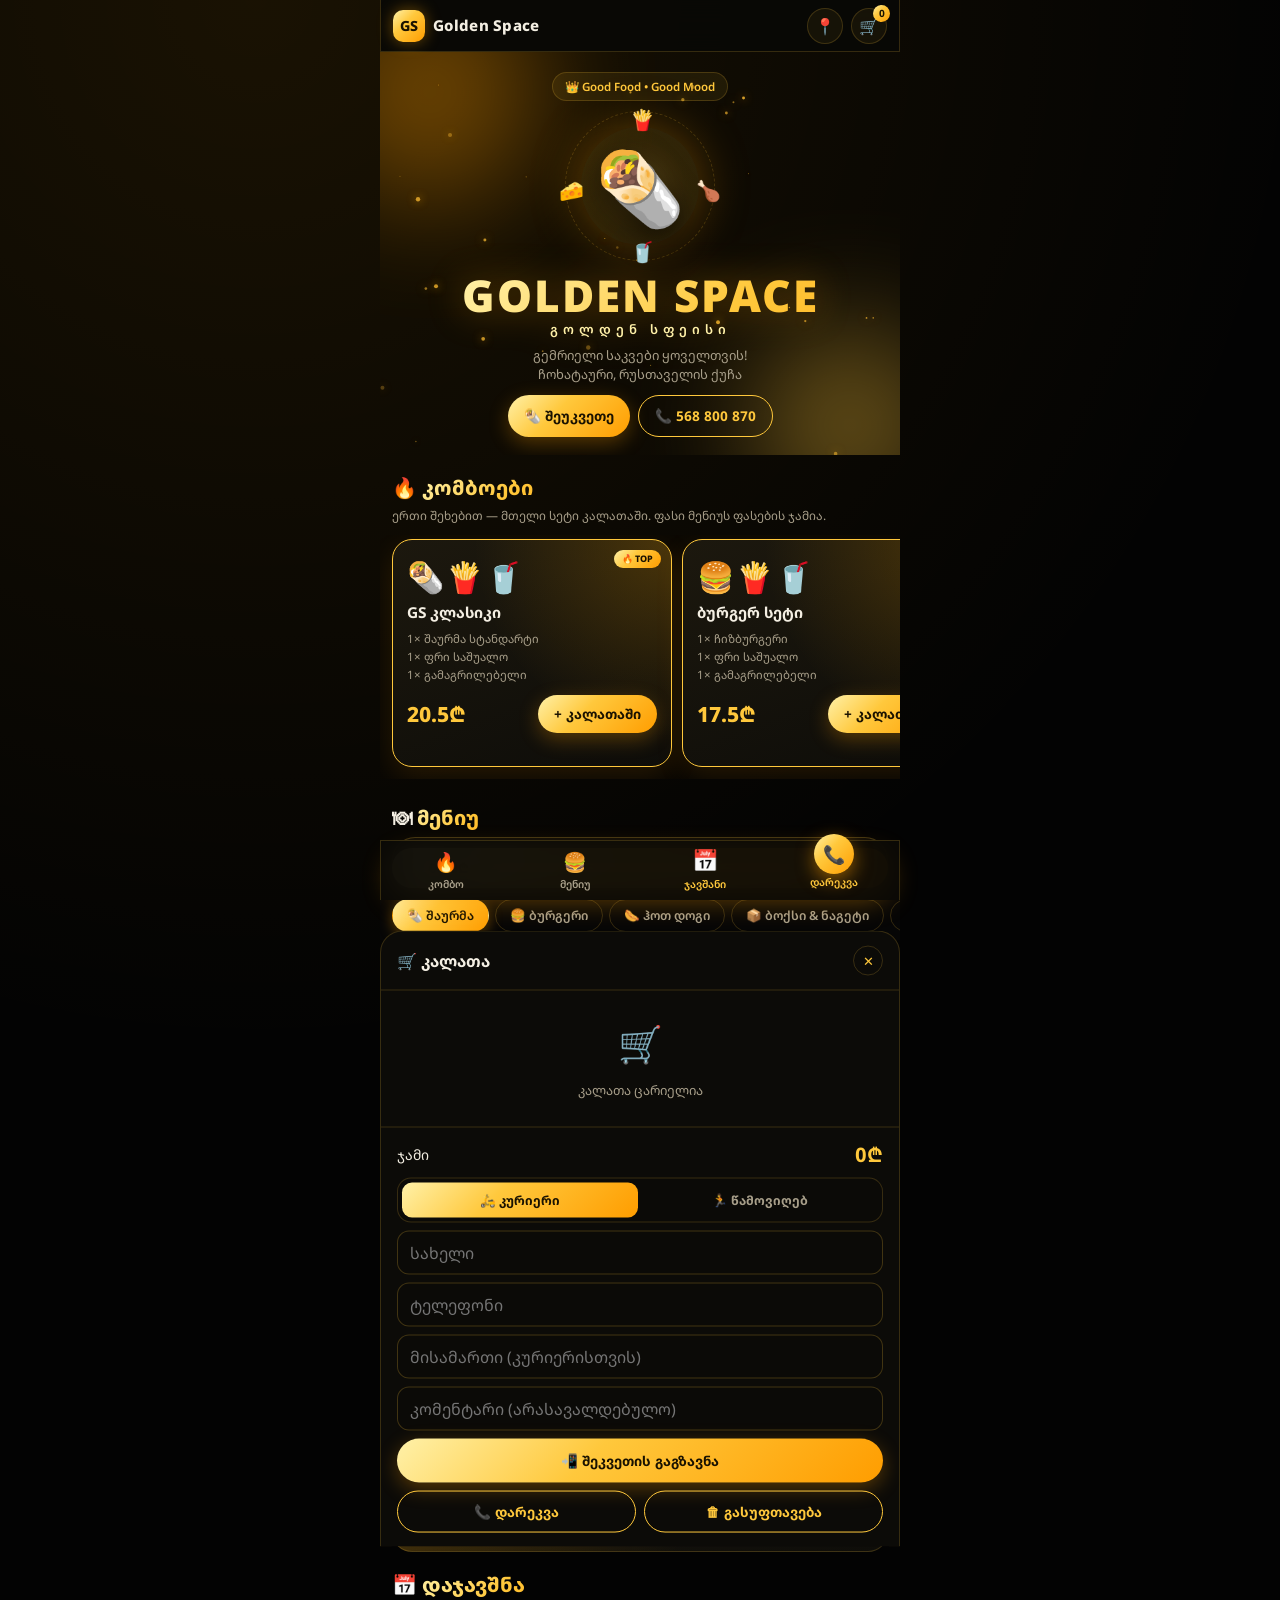
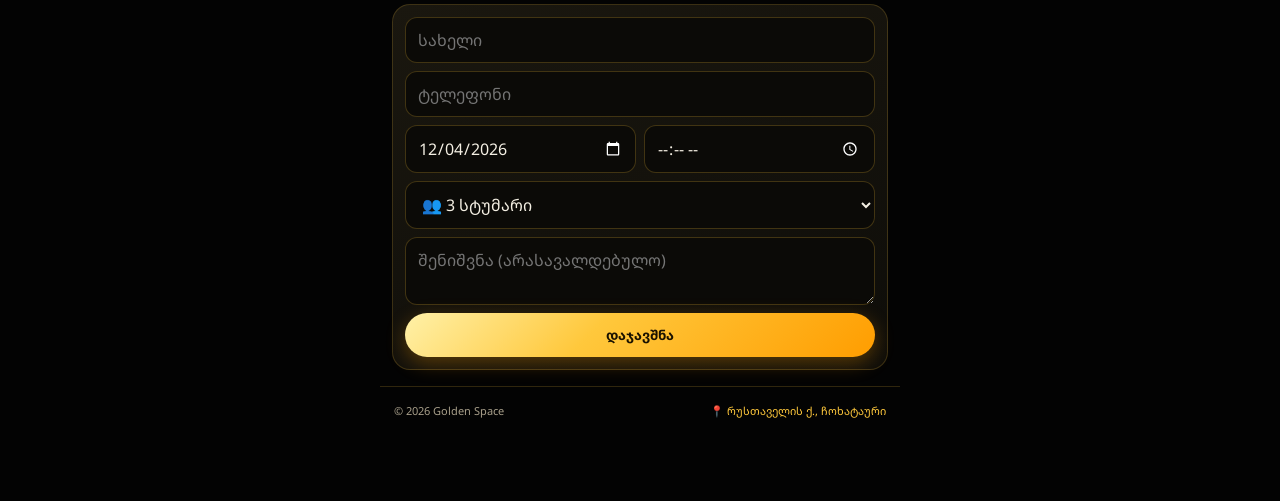
<file: golden-space/index.html>
<!DOCTYPE html>
<html lang="ka">
<head>
<meta charset="UTF-8">
<meta name="viewport" content="width=device-width, initial-scale=1, viewport-fit=cover">
<meta name="theme-color" content="#070707">
<meta name="description" content="Golden Space — შაურმა, ბურგერი, ფრი და კომბოები ჩოხატაურში. კურიერი, დაჯავშნა, დარეკვა: 568 800 870">
<title>Golden Space — შაურმა ჩოხატაურში</title>
<link rel="manifest" href="manifest.json">
<link rel="icon" href="icon-192.png">
<link rel="apple-touch-icon" href="icon-192.png">
<link rel="preconnect" href="https://fonts.googleapis.com">
<link rel="preconnect" href="https://fonts.gstatic.com" crossorigin>
<link href="https://fonts.googleapis.com/css2?family=Noto+Sans+Georgian:wght@400;600;800&display=swap" rel="stylesheet">
<link rel="stylesheet" href="style.css">
</head>
<body>
<div class="progress" id="progress"></div>

<header class="header">
  <a href="index.html" class="logo"><span class="logo-mark">GS</span><span class="logo-text">Golden Space</span></a>
  <div class="head-actions">
    <button class="ib install" id="install" aria-label="აპად დაყენება">⬇️</button>
    <a href="map.html" class="ib" aria-label="რუკა">📍</a>
    <button class="ib" id="cartBtn" aria-label="კალათა">🛒<b id="cartCount">0</b></button>
  </div>
</header>

<main>
  <!-- HERO -->
  <section class="hero" id="home">
    <div class="blob b1"></div><div class="blob b2"></div>
    <canvas id="sparks"></canvas>
    <div class="hero-in">
      <span class="badge">👑 Good Food • Good Mood</span>
      <div class="plate">
        <div class="orbit"><span>🍟</span><span>🥤</span><span>🧀</span><span>🍗</span></div>
        <div class="plate-em" id="plateEm">🌯</div>
      </div>
      <h1><span class="shine">GOLDEN SPACE</span><small>გოლდენ სფეისი</small></h1>
      <p>გემრიელი საკვები ყოველთვის!<br>ჩოხატაური, რუსთაველის ქუჩა</p>
      <div class="hero-cta">
        <a href="#menu" class="btn btn-gold">🌯 შეუკვეთე</a>
        <a href="tel:+995568800870" class="btn btn-ghost">📞 568 800 870</a>
      </div>
    </div>
  </section>

  <!-- COMBOS -->
  <section class="sec" id="combos">
    <h2>🔥 <span class="shine">კომბოები</span></h2>
    <p class="sub">ერთი შეხებით — მთელი სეტი კალათაში. ფასი მენიუს ფასების ჯამია.</p>
    <div class="combos" id="combos-list"></div>
  </section>

  <!-- MENU -->
  <section class="sec" id="menu">
    <h2>🍽 <span class="shine">მენიუ</span></h2>
    <label class="search"><i>🔍</i><input id="q" type="search" placeholder="მოძებნე კერძი..." autocomplete="off"></label>
    <div class="tabs" id="tabs"></div>
    <div class="list" id="menuGrid"></div>
  </section>

  <!-- COURIER -->
  <section class="courier" id="courier">
    <div class="courier-top">
      <div><h3>🛵 კურიერი</h3><p>ცხელ შეკვეთას სახლამდე მოგიტანთ</p></div>
      <button class="btn btn-gold" id="courierOrder">🛒 შეკვეთა</button>
    </div>
    <div class="road"><span class="scooter">🛵</span></div>
    <a href="tel:+995568800870" class="btn btn-ghost btn-block">📞 გამოიძახე: 568 800 870</a>
  </section>

  <!-- BOOKING -->
  <section class="sec" id="booking">
    <h2>📅 <span class="shine">დაჯავშნა</span></h2>
    <form class="form" id="bookingForm" novalidate>
      <input id="bName" type="text" placeholder="სახელი" autocomplete="name" required>
      <input id="bPhone" type="tel" placeholder="ტელეფონი" autocomplete="tel" required>
      <div class="row2">
        <input id="bDate" type="date" required>
        <input id="bTime" type="time" required>
      </div>
      <select id="bGuests" aria-label="სტუმრები">
        <option value="1">👥 1 სტუმარი</option><option value="2">👥 2 სტუმარი</option><option value="3" selected>👥 3 სტუმარი</option>
        <option value="4">👥 4 სტუმარი</option><option value="5">👥 5 სტუმარი</option><option value="6">👥 6 სტუმარი</option>
        <option value="7">👥 7 სტუმარი</option><option value="8">👥 8 სტუმარი</option><option value="8+">👥 8+ სტუმარი</option>
      </select>
      <textarea id="bNote" rows="2" placeholder="შენიშვნა (არასავალდებულო)"></textarea>
      <button class="btn btn-gold btn-block" type="submit">დაჯავშნა</button>
      <p class="form-ok" id="bookingOk"></p>
    </form>
  </section>
</main>

<footer class="footer">
  <span>© <span id="year"></span> Golden Space</span>
  <a href="map.html">📍 რუსთაველის ქ., ჩოხატაური</a>
</footer>

<button class="minicart" id="miniCart"><span id="miniText">🛒 0 • 0₾</span><b>ნახვა →</b></button>

<nav class="bar" id="bar">
  <a href="#combos" data-sec="combos"><i>🔥</i>კომბო</a>
  <a href="#menu" data-sec="menu"><i>🍔</i>მენიუ</a>
  <a href="#booking" data-sec="booking"><i>📅</i>ჯავშანი</a>
  <a href="tel:+995568800870" class="call"><i>📞</i>დარეკვა</a>
</nav>

<div class="overlay" id="overlay"></div>
<aside class="drawer" id="drawer">
  <div class="drawer-head"><h3>🛒 კალათა</h3><button id="closeCart" aria-label="დახურვა">✕</button></div>
  <div class="drawer-body" id="cartItems"></div>
  <div class="drawer-foot">
    <div class="total"><span>ჯამი</span><b id="cartTotal">0₾</b></div>
    <div class="seg" id="seg">
      <button class="on" data-type="courier">🛵 კურიერი</button>
      <button data-type="pickup">🏃 წამოვიღებ</button>
    </div>
    <input id="oName" type="text" placeholder="სახელი" autocomplete="name">
    <input id="oPhone" type="tel" placeholder="ტელეფონი" autocomplete="tel">
    <input id="oAddr" type="text" placeholder="მისამართი (კურიერისთვის)" autocomplete="street-address">
    <input id="oNote" type="text" placeholder="კომენტარი (არასავალდებულო)">
    <button class="btn btn-gold btn-block" id="orderWa">📲 შეკვეთის გაგზავნა</button>
    <div class="row2">
      <a class="btn btn-ghost" href="tel:+995568800870">📞 დარეკვა</a>
      <button class="btn btn-ghost" id="clearCart">🗑 გასუფთავება</button>
    </div>
  </div>
</aside>

<div class="toast" id="toast"></div>
<script src="script.js"></script>
</body>
</html>
</file>
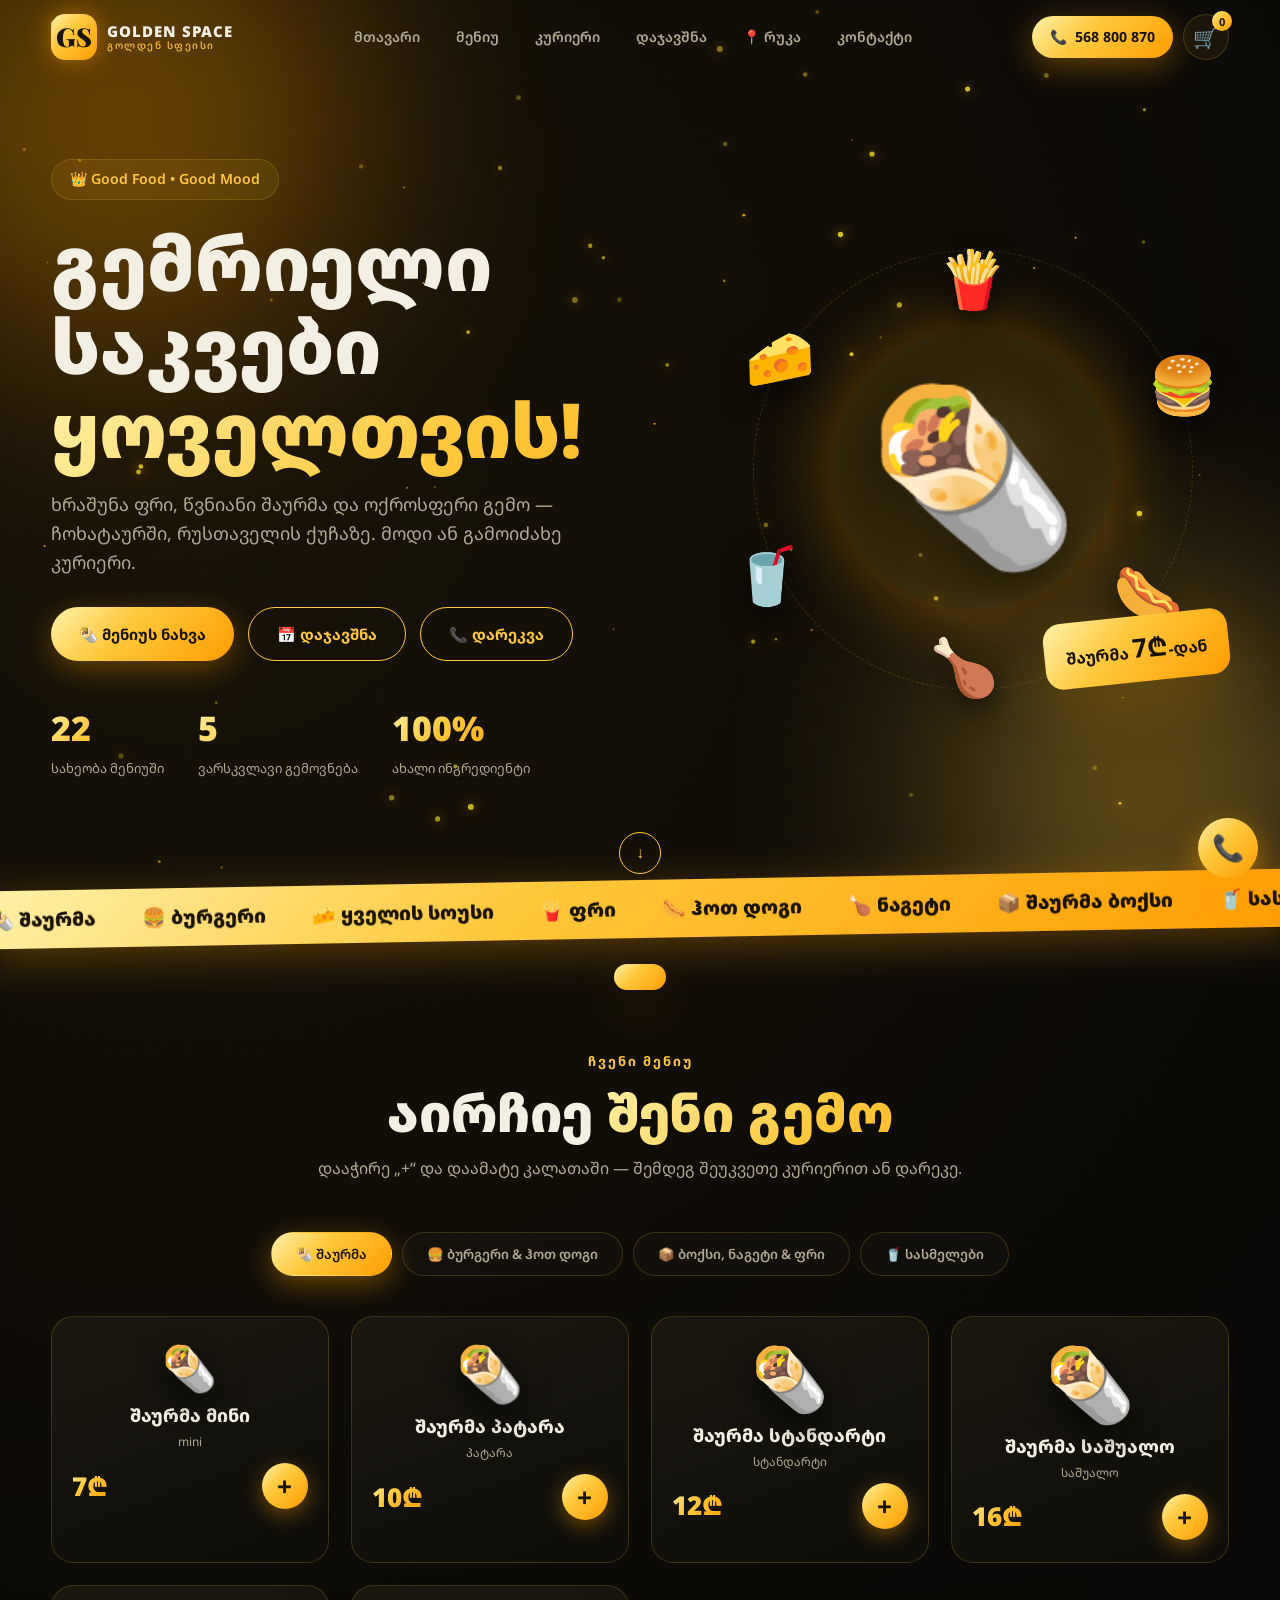
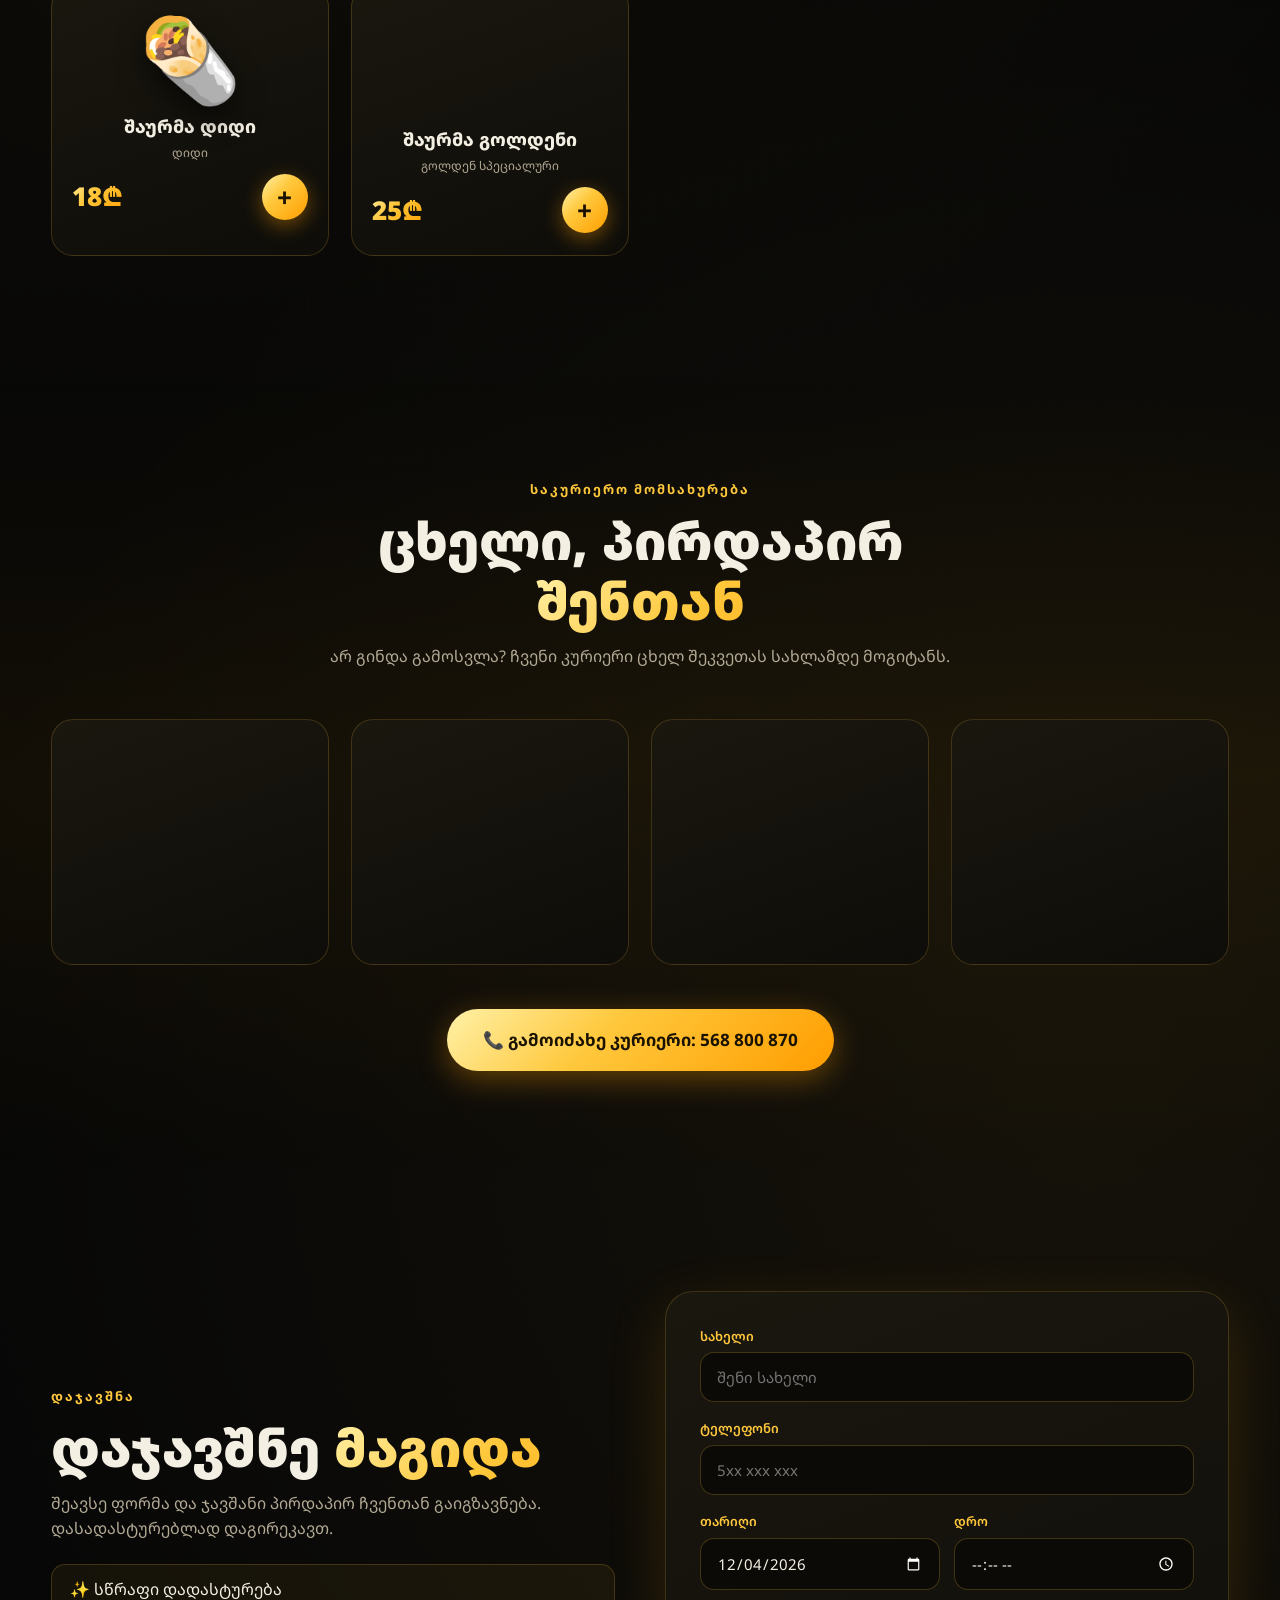
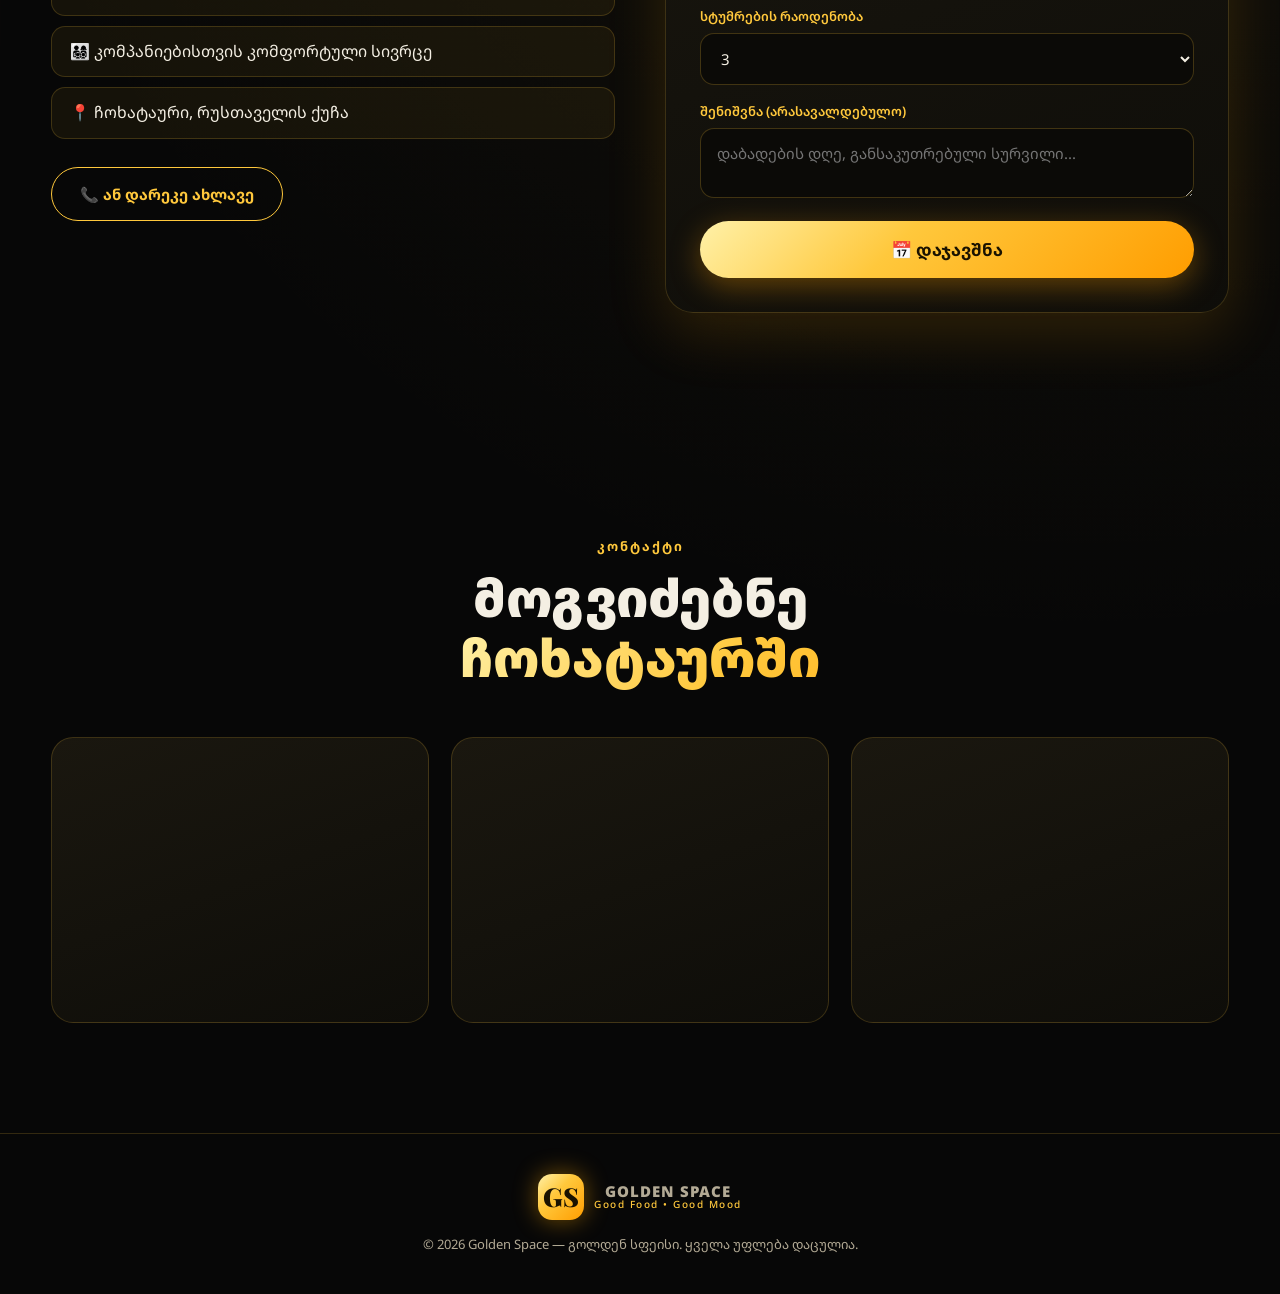
<file: golden-space/golden-space/index.html>
<!DOCTYPE html>
<html lang="ka">
<head>
<meta charset="UTF-8">
<meta name="viewport" content="width=device-width, initial-scale=1">
<title>Golden Space — გოლდენ სფეისი | შაურმა ჩოხატაურში</title>
<meta name="description" content="Golden Space — საუკეთესო შაურმა, ბურგერი, ჰოთ დოგი და ფრი ჩოხატაურში. კურიერი, დაჯავშნა, დარეკვა: 568 800 870">
<link rel="preconnect" href="https://fonts.googleapis.com">
<link rel="preconnect" href="https://fonts.gstatic.com" crossorigin>
<link href="https://fonts.googleapis.com/css2?family=Noto+Sans+Georgian:wght@400;500;700;800;900&family=Playfair+Display:wght@700;900&display=swap" rel="stylesheet">
<link rel="stylesheet" href="style.css">
</head>
<body>

<div class="preloader" id="preloader">
  <div class="pre-logo">GS</div>
  <div class="pre-bar"><span></span></div>
</div>
<div class="cursor-glow" id="cursorGlow"></div>

<!-- HEADER -->
<header class="header" id="header">
  <a href="index.html" class="logo">
    <span class="logo-mark">GS</span>
    <span class="logo-text">GOLDEN SPACE<small>გოლდენ სფეისი</small></span>
  </a>
  <nav class="nav" id="nav">
    <a href="#home">მთავარი</a>
    <a href="#menu">მენიუ</a>
    <a href="#courier">კურიერი</a>
    <a href="#booking">დაჯავშნა</a>
    <a href="map.html">📍 რუკა</a>
    <a href="#contact">კონტაქტი</a>
  </nav>
  <div class="head-actions">
    <a href="tel:+995568800870" class="btn btn-gold btn-sm call-btn">📞 <span>568 800 870</span></a>
    <button class="cart-btn" id="cartBtn" aria-label="კალათა">🛒<b id="cartCount">0</b></button>
    <button class="burger" id="burger" aria-label="მენიუ"><i></i><i></i><i></i></button>
  </div>
</header>

<!-- HERO -->
<section class="hero" id="home">
  <canvas id="sparks"></canvas>
  <div class="hero-glow g1"></div><div class="hero-glow g2"></div>
  <div class="hero-inner">
    <div class="hero-text">
      <div class="badge reveal">👑 Good Food • Good Mood</div>
      <h1 class="reveal">გემრიელი საკვები <span class="shine">ყოველთვის!</span></h1>
      <p class="reveal">ხრაშუნა ფრი, წვნიანი შაურმა და ოქროსფერი გემო — ჩოხატაურში, რუსთაველის ქუჩაზე. მოდი ან გამოიძახე კურიერი.</p>
      <div class="hero-cta reveal">
        <a href="#menu" class="btn btn-gold">🌯 მენიუს ნახვა</a>
        <a href="#booking" class="btn btn-ghost">📅 დაჯავშნა</a>
        <a href="tel:+995568800870" class="btn btn-ghost">📞 დარეკვა</a>
      </div>
      <div class="hero-stats reveal">
        <div><b data-count="22">0</b><span>სახეობა მენიუში</span></div>
        <div><b data-count="5">0</b><span>ვარსკვლავი გემოვნება</span></div>
        <div><b data-count="100" data-suffix="%">0</b><span>ახალი ინგრედიენტი</span></div>
      </div>
    </div>
    <div class="hero-visual reveal">
      <div class="orbit">
        <div class="orbit-core"><span>🌯</span></div>
        <span class="float f1">🍟</span>
        <span class="float f2">🍔</span>
        <span class="float f3">🌭</span>
        <span class="float f4">🍗</span>
        <span class="float f5">🥤</span>
        <span class="float f6">🧀</span>
      </div>
      <div class="price-tag">შაურმა <b>7₾</b>-დან</div>
    </div>
  </div>
  <a href="#menu" class="scroll-hint">↓</a>
</section>

<!-- MARQUEE -->
<div class="marquee">
  <div class="marquee-track">
    <span>🌯 შაურმა</span><span>🍔 ბურგერი</span><span>🧀 ყველის სოუსი</span><span>🍟 ფრი</span><span>🌭 ჰოთ დოგი</span><span>🍗 ნაგეტი</span><span>📦 შაურმა ბოქსი</span><span>🥤 სასმელები</span>
    <span>🌯 შაურმა</span><span>🍔 ბურგერი</span><span>🧀 ყველის სოუსი</span><span>🍟 ფრი</span><span>🌭 ჰოთ დოგი</span><span>🍗 ნაგეტი</span><span>📦 შაურმა ბოქსი</span><span>🥤 სასმელები</span>
  </div>
</div>

<!-- MENU -->
<section class="section" id="menu">
  <div class="container">
    <div class="sec-head reveal">
      <span class="eyebrow">ჩვენი მენიუ</span>
      <h2>აირჩიე <span class="shine">შენი გემო</span></h2>
      <p>დააჭირე „+“ და დაამატე კალათაში — შემდეგ შეუკვეთე კურიერით ან დარეკე.</p>
    </div>
    <div class="tabs reveal" id="tabs"></div>
    <div class="menu-grid" id="menuGrid"></div>
  </div>
</section>

<!-- COURIER -->
<section class="section courier" id="courier">
  <div class="container">
    <div class="sec-head reveal">
      <span class="eyebrow">საკურიერო მომსახურება</span>
      <h2>ცხელი, პირდაპირ <span class="shine">შენთან</span></h2>
      <p>არ გინდა გამოსვლა? ჩვენი კურიერი ცხელ შეკვეთას სახლამდე მოგიტანს.</p>
    </div>
    <div class="steps">
      <div class="step reveal tilt"><i>1</i><div class="ico">🛒</div><h3>აირჩიე</h3><p>დაამატე სასურველი კერძები კალათაში.</p></div>
      <div class="step reveal tilt"><i>2</i><div class="ico">📲</div><h3>შეუკვეთე</h3><p>გამოგვიგზავნე შეკვეთა WhatsApp-ით ან დაგვირეკე.</p></div>
      <div class="step reveal tilt"><i>3</i><div class="ico">🛵</div><h3>კურიერი გზაშია</h3><p>ახლადმომზადებულ კერძს სწრაფად მოგიტანთ.</p></div>
      <div class="step reveal tilt"><i>4</i><div class="ico">😋</div><h3>ისიამოვნე</h3><p>Good Food, Good Mood!</p></div>
    </div>
    <div class="courier-cta reveal">
      <a href="tel:+995568800870" class="btn btn-gold btn-lg">📞 გამოიძახე კურიერი: 568 800 870</a>
    </div>
  </div>
</section>

<!-- BOOKING -->
<section class="section" id="booking">
  <div class="container booking-wrap">
    <div class="booking-info reveal">
      <span class="eyebrow">დაჯავშნა</span>
      <h2>დაჯავშნე <span class="shine">მაგიდა</span></h2>
      <p>შეავსე ფორმა და ჯავშანი პირდაპირ ჩვენთან გაიგზავნება. დასადასტურებლად დაგირეკავთ.</p>
      <ul class="perks">
        <li>✨ სწრაფი დადასტურება</li>
        <li>👨‍👩‍👧‍👦 კომპანიებისთვის კომფორტული სივრცე</li>
        <li>📍 ჩოხატაური, რუსთაველის ქუჩა</li>
      </ul>
      <a href="tel:+995568800870" class="btn btn-ghost">📞 ან დარეკე ახლავე</a>
    </div>
    <form class="booking-form reveal" id="bookingForm" novalidate>
      <div class="field"><label for="bName">სახელი</label><input id="bName" type="text" placeholder="შენი სახელი" required></div>
      <div class="field"><label for="bPhone">ტელეფონი</label><input id="bPhone" type="tel" placeholder="5xx xxx xxx" required></div>
      <div class="row2">
        <div class="field"><label for="bDate">თარიღი</label><input id="bDate" type="date" required></div>
        <div class="field"><label for="bTime">დრო</label><input id="bTime" type="time" required></div>
      </div>
      <div class="field"><label for="bGuests">სტუმრების რაოდენობა</label>
        <select id="bGuests"><option>1</option><option>2</option><option selected>3</option><option>4</option><option>5</option><option>6</option><option>7</option><option>8</option><option>8+</option></select>
      </div>
      <div class="field"><label for="bNote">შენიშვნა (არასავალდებულო)</label><textarea id="bNote" rows="2" placeholder="დაბადების დღე, განსაკუთრებული სურვილი..."></textarea></div>
      <button class="btn btn-gold btn-lg" type="submit">📅 დაჯავშნა</button>
      <p class="form-ok" id="bookingOk"></p>
    </form>
  </div>
</section>

<!-- CONTACT -->
<section class="section contact" id="contact">
  <div class="container">
    <div class="sec-head reveal">
      <span class="eyebrow">კონტაქტი</span>
      <h2>მოგვიძებნე <span class="shine">ჩოხატაურში</span></h2>
    </div>
    <div class="contact-grid">
      <div class="c-card reveal tilt"><div class="ico">📍</div><h3>მისამართი</h3><p>ჩოხატაური,<br>რუსთაველის ქუჩა</p><a href="map.html" class="link">რუკაზე ნახვა →</a></div>
      <div class="c-card reveal tilt"><div class="ico">📞</div><h3>ტელეფონი</h3><p class="big">568 800 870</p><a href="tel:+995568800870" class="link">დარეკვა →</a></div>
      <div class="c-card reveal tilt"><div class="ico">🛵</div><h3>კურიერი</h3><p>სწრაფი მიწოდება<br>შეკვეთით</p><a href="#menu" class="link">შეკვეთა →</a></div>
    </div>
  </div>
</section>

<footer class="footer">
  <div class="logo"><span class="logo-mark">GS</span><span class="logo-text">GOLDEN SPACE<small>Good Food • Good Mood</small></span></div>
  <p>© <span id="year"></span> Golden Space — გოლდენ სფეისი. ყველა უფლება დაცულია.</p>
</footer>

<!-- Floating call -->
<a href="tel:+995568800870" class="fab" aria-label="დარეკვა">📞</a>

<!-- CART DRAWER -->
<div class="overlay" id="overlay"></div>
<aside class="drawer" id="drawer">
  <div class="drawer-head"><h3>🛒 შენი კალათა</h3><button id="closeCart" aria-label="დახურვა">✕</button></div>
  <div class="drawer-body" id="cartItems"></div>
  <div class="drawer-foot">
    <div class="total"><span>ჯამი</span><b id="cartTotal">0₾</b></div>
    <div class="field"><input id="oName" type="text" placeholder="სახელი"></div>
    <div class="field"><input id="oPhone" type="tel" placeholder="ტელეფონი"></div>
    <div class="field"><input id="oAddr" type="text" placeholder="მისამართი (კურიერისთვის)"></div>
    <button class="btn btn-gold" id="orderWa">🛵 შეკვეთა WhatsApp-ით</button>
    <a class="btn btn-ghost" href="tel:+995568800870">📞 შეუკვეთე დარეკვით</a>
    <button class="clear" id="clearCart">კალათის გასუფთავება</button>
  </div>
</aside>

<div class="toast" id="toast"></div>
<script src="script.js"></script>
</body>
</html>
</file>
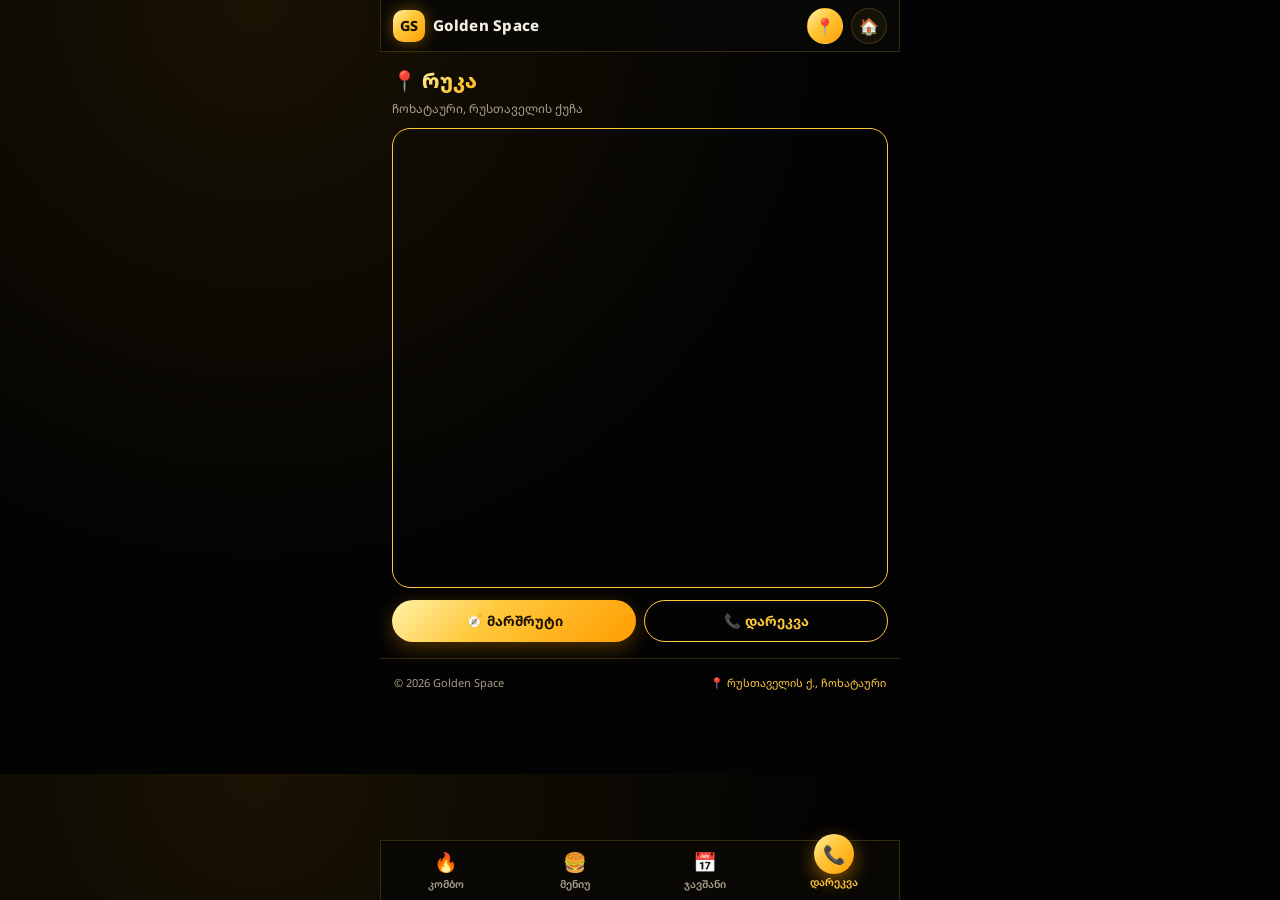
<file: golden-space/map.html>
<!DOCTYPE html>
<html lang="ka">
<head>
<meta charset="UTF-8">
<meta name="viewport" content="width=device-width, initial-scale=1, viewport-fit=cover">
<meta name="theme-color" content="#070707">
<title>რუკა — Golden Space</title>
<link rel="manifest" href="manifest.json">
<link rel="icon" href="icon-192.png">
<link rel="preconnect" href="https://fonts.googleapis.com">
<link rel="preconnect" href="https://fonts.gstatic.com" crossorigin>
<link href="https://fonts.googleapis.com/css2?family=Noto+Sans+Georgian:wght@400;600;800&display=swap" rel="stylesheet">
<link rel="stylesheet" href="style.css">
</head>
<body>
<div class="progress" id="progress"></div>

<header class="header">
  <a href="index.html" class="logo"><span class="logo-mark">GS</span><span class="logo-text">Golden Space</span></a>
  <div class="head-actions">
    <a href="map.html" class="ib active" aria-label="რუკა">📍</a>
    <a href="index.html" class="ib" aria-label="მთავარი">🏠</a>
  </div>
</header>

<main>
  <section class="sec" style="padding-top:14px">
    <h2>📍 <span class="shine">რუკა</span></h2>
    <p class="sub">ჩოხატაური, რუსთაველის ქუჩა</p>
    <div class="map-frame">
      <iframe title="Golden Space რუკა" loading="lazy" referrerpolicy="no-referrer-when-downgrade"
        src="https://maps.google.com/maps?q=Rustaveli%20street%20Chokhatauri%20Georgia&hl=ka&z=16&output=embed"></iframe>
    </div>
    <div class="row2" style="margin-top:12px">
      <a class="btn btn-gold" href="https://www.google.com/maps/search/?api=1&query=Rustaveli+street+Chokhatauri+Georgia" target="_blank" rel="noopener">🧭 მარშრუტი</a>
      <a class="btn btn-ghost" href="tel:+995568800870">📞 დარეკვა</a>
    </div>
  </section>
</main>

<footer class="footer">
  <span>© <span id="year"></span> Golden Space</span>
  <a href="map.html">📍 რუსთაველის ქ., ჩოხატაური</a>
</footer>

<nav class="bar" id="bar">
  <a href="index.html#combos"><i>🔥</i>კომბო</a>
  <a href="index.html#menu"><i>🍔</i>მენიუ</a>
  <a href="index.html#booking"><i>📅</i>ჯავშანი</a>
  <a href="tel:+995568800870" class="call"><i>📞</i>დარეკვა</a>
</nav>

<div class="toast" id="toast"></div>
<script src="script.js"></script>
</body>
</html>
</file>
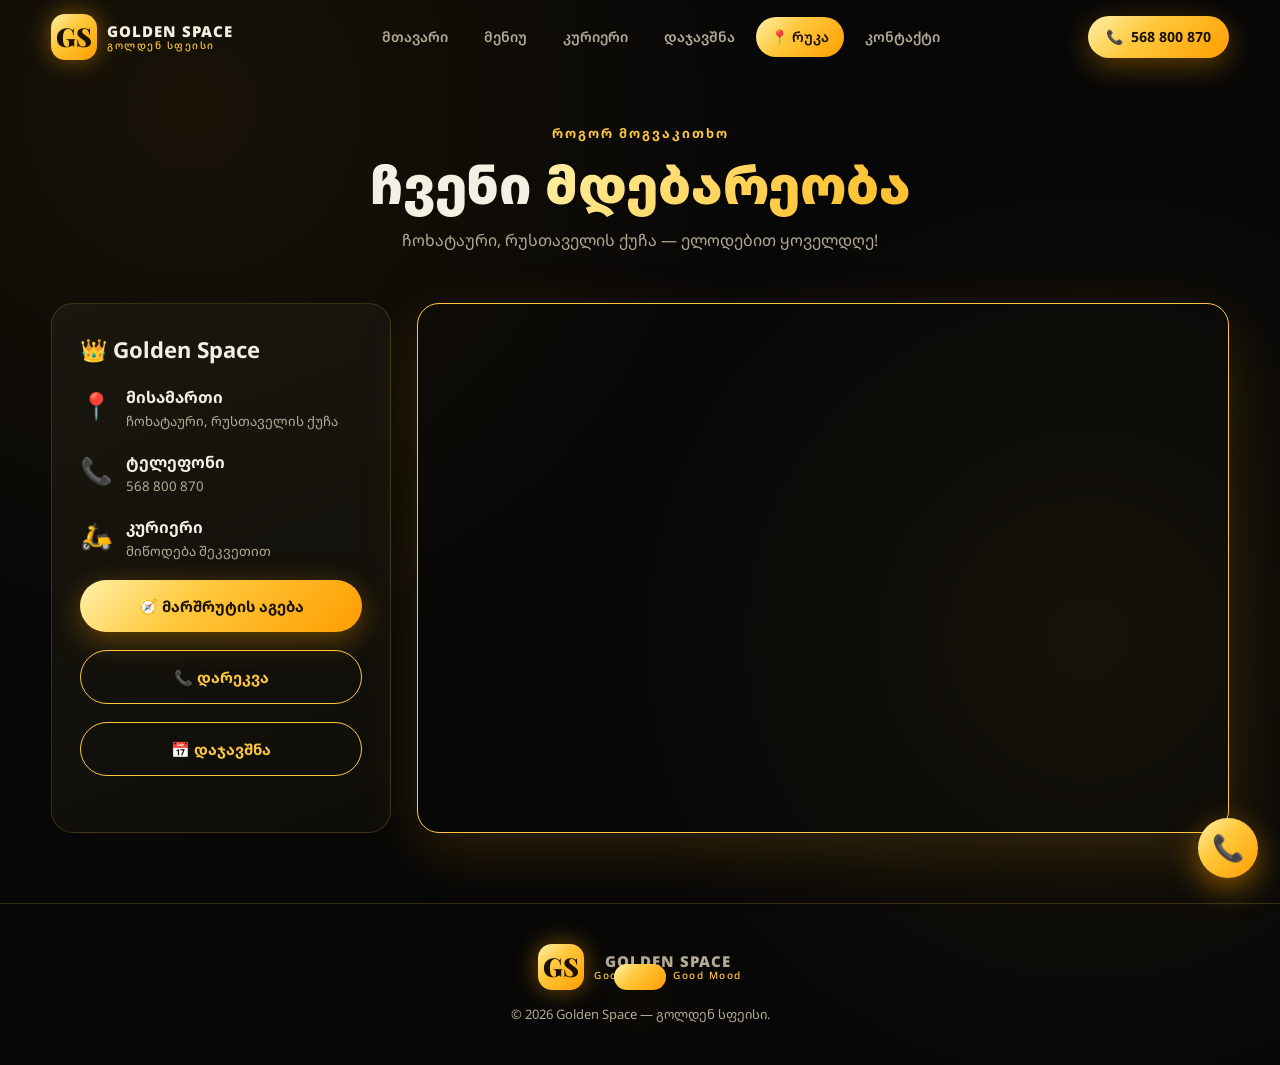
<file: golden-space/golden-space/map.html>
<!DOCTYPE html>
<html lang="ka">
<head>
<meta charset="UTF-8">
<meta name="viewport" content="width=device-width, initial-scale=1">
<title>რუკა — Golden Space | ჩოხატაური, რუსთაველის ქუჩა</title>
<link rel="preconnect" href="https://fonts.googleapis.com">
<link rel="preconnect" href="https://fonts.gstatic.com" crossorigin>
<link href="https://fonts.googleapis.com/css2?family=Noto+Sans+Georgian:wght@400;500;700;800;900&family=Playfair+Display:wght@700;900&display=swap" rel="stylesheet">
<link rel="stylesheet" href="style.css">
</head>
<body>
<div class="cursor-glow" id="cursorGlow"></div>

<header class="header scrolled" id="header">
  <a href="index.html" class="logo">
    <span class="logo-mark">GS</span>
    <span class="logo-text">GOLDEN SPACE<small>გოლდენ სფეისი</small></span>
  </a>
  <nav class="nav" id="nav">
    <a href="index.html#home">მთავარი</a>
    <a href="index.html#menu">მენიუ</a>
    <a href="index.html#courier">კურიერი</a>
    <a href="index.html#booking">დაჯავშნა</a>
    <a href="map.html" class="active">📍 რუკა</a>
    <a href="index.html#contact">კონტაქტი</a>
  </nav>
  <div class="head-actions">
    <a href="tel:+995568800870" class="btn btn-gold btn-sm call-btn">📞 <span>568 800 870</span></a>
    <button class="burger" id="burger" aria-label="მენიუ"><i></i><i></i><i></i></button>
  </div>
</header>

<main class="map-page">
  <div class="container">
    <div class="sec-head">
      <span class="eyebrow">როგორ მოგვაკითხო</span>
      <h2>ჩვენი <span class="shine">მდებარეობა</span></h2>
      <p>ჩოხატაური, რუსთაველის ქუჩა — ელოდებით ყოველდღე!</p>
    </div>
    <div class="map-wrap">
      <div class="map-card">
        <h3>👑 Golden Space</h3>
        <div class="map-row"><span class="i">📍</span><div><b>მისამართი</b><small>ჩოხატაური, რუსთაველის ქუჩა</small></div></div>
        <div class="map-row"><span class="i">📞</span><div><b>ტელეფონი</b><small>568 800 870</small></div></div>
        <div class="map-row"><span class="i">🛵</span><div><b>კურიერი</b><small>მიწოდება შეკვეთით</small></div></div>
        <a class="btn btn-gold" href="https://www.google.com/maps/search/?api=1&query=Rustaveli+street+Chokhatauri+Georgia" target="_blank" rel="noopener">🧭 მარშრუტის აგება</a>
        <a class="btn btn-ghost" href="tel:+995568800870">📞 დარეკვა</a>
        <a class="btn btn-ghost" href="index.html#booking">📅 დაჯავშნა</a>
      </div>
      <div class="map-frame">
        <iframe title="Golden Space რუკა" loading="lazy" referrerpolicy="no-referrer-when-downgrade"
          src="https://maps.google.com/maps?q=Rustaveli%20street%20Chokhatauri%20Georgia&hl=ka&z=16&output=embed"></iframe>
      </div>
    </div>
  </div>
</main>

<footer class="footer">
  <div class="logo"><span class="logo-mark">GS</span><span class="logo-text">GOLDEN SPACE<small>Good Food • Good Mood</small></span></div>
  <p>© <span id="year"></span> Golden Space — გოლდენ სფეისი.</p>
</footer>

<a href="tel:+995568800870" class="fab" aria-label="დარეკვა">📞</a>
<div class="toast" id="toast"></div>
<script src="script.js"></script>
</body>
</html>
</file>
<file: golden-space/style.css>
:root{
  --bg:#070707;--line:rgba(255,200,60,.18);
  --gold:#ffc83c;--gold3:#fff1a8;--text:#f4efe3;--muted:#a89f8a;
  --grad:linear-gradient(135deg,#fff1a8 0%,#ffc83c 40%,#ff9d00 100%);
  --w:520px;--hh:52px;--bh:60px;
}
*{margin:0;padding:0;box-sizing:border-box;-webkit-tap-highlight-color:transparent}
html{scroll-behavior:smooth;scroll-padding-top:calc(var(--hh) + 12px)}
body{font-family:'Noto Sans Georgian',sans-serif;font-size:14px;background:var(--bg);color:var(--text);line-height:1.5;overflow-x:hidden;
  padding-top:var(--hh);padding-bottom:calc(var(--bh) + 16px + env(safe-area-inset-bottom));
  background-image:radial-gradient(circle at 20% 0%,rgba(255,170,0,.09),transparent 45%)}
a{color:inherit;text-decoration:none}
button{font-family:inherit;cursor:pointer;border:0;background:none;color:inherit}
main,.footer{max-width:var(--w);margin-inline:auto}
.shine{background:var(--grad);-webkit-background-clip:text;background-clip:text;color:transparent;background-size:200% auto;animation:shine 4s linear infinite}
@keyframes shine{to{background-position:200% center}}

.progress{position:fixed;top:0;left:0;height:2px;width:0;background:var(--grad);z-index:150;box-shadow:0 0 8px #ff9d00}

/* header */
.header{position:fixed;top:0;left:50%;transform:translateX(-50%);width:100%;max-width:var(--w);height:var(--hh);z-index:100;
  display:flex;align-items:center;justify-content:space-between;padding:0 12px;
  background:rgba(8,8,6,.88);backdrop-filter:blur(14px);border-bottom:1px solid var(--line)}
.logo{display:flex;align-items:center;gap:8px}
.logo-mark{width:32px;height:32px;border-radius:10px;display:grid;place-items:center;font-weight:800;font-size:14px;color:#1a1200;background:var(--grad);box-shadow:0 0 16px rgba(255,170,0,.4)}
.logo-text{font-weight:800;font-size:15px;letter-spacing:.3px}
.head-actions{display:flex;gap:8px}
.ib{position:relative;width:36px;height:36px;border-radius:50%;border:1px solid var(--line);display:grid;place-items:center;font-size:16px;background:rgba(255,200,60,.06)}
.ib.active{background:var(--grad)}
.ib.install{display:none;font-size:14px}
.ib.install.show{display:grid;animation:ring 2.4s infinite}
.ib b{position:absolute;top:-4px;right:-4px;min-width:17px;height:17px;border-radius:9px;background:var(--grad);color:#1a1200;font-size:10px;display:grid;place-items:center;padding:0 4px}
.ib.bump{animation:bump .4s}
@keyframes bump{50%{transform:scale(1.25)}}

/* buttons */
.btn{display:inline-flex;align-items:center;justify-content:center;gap:6px;padding:10px 16px;border-radius:30px;font-weight:700;font-size:13.5px;position:relative;overflow:hidden;transition:transform .2s}
.btn:active{transform:scale(.96)}
.btn-block{width:100%;padding:13px}
.btn-gold{background:var(--grad);color:#1a1200;box-shadow:0 6px 20px rgba(255,160,0,.3)}
.btn-gold::after{content:"";position:absolute;top:0;left:-120%;width:50%;height:100%;background:linear-gradient(100deg,transparent,rgba(255,255,255,.55),transparent);transform:skewX(-20deg);animation:sweep 3.4s infinite}
@keyframes sweep{60%,100%{left:160%}}
.btn-ghost{border:1.5px solid var(--gold);color:var(--gold)}
.rp{position:absolute;border-radius:50%;background:rgba(255,255,255,.45);transform:scale(0);animation:rp .6s ease-out forwards;pointer-events:none}
@keyframes rp{to{transform:scale(4);opacity:0}}

/* hero */
.hero{position:relative;overflow:hidden;padding:20px 14px 18px;text-align:center}
.blob{position:absolute;border-radius:50%;filter:blur(60px);opacity:.38;pointer-events:none}
.b1{width:220px;height:220px;background:#ff9d00;top:-70px;left:-60px;animation:drift 9s ease-in-out infinite alternate}
.b2{width:200px;height:200px;background:#ffc83c;bottom:-70px;right:-50px;animation:drift 11s ease-in-out infinite alternate-reverse}
@keyframes drift{to{transform:translate(40px,30px) scale(1.15)}}
#sparks{position:absolute;inset:0;width:100%;height:100%;pointer-events:none}
.hero-in{position:relative;z-index:1;display:grid;gap:10px;justify-items:center}
.badge{padding:5px 12px;border:1px solid var(--line);border-radius:20px;background:rgba(255,200,60,.08);color:var(--gold);font-size:11.5px;font-weight:600}
.plate{position:relative;width:150px;height:150px}
.plate::before{content:"";position:absolute;inset:0;border-radius:50%;border:1.5px dashed var(--line);animation:spin 30s linear infinite}
.plate::after{content:"";position:absolute;inset:16px;border-radius:50%;background:radial-gradient(circle,rgba(255,200,60,.35),rgba(255,160,0,.04) 70%);box-shadow:0 0 50px rgba(255,160,0,.35),inset 0 0 30px rgba(255,200,60,.2)}
.plate-em{position:absolute;inset:0;z-index:2;display:grid;place-items:center;font-size:72px;animation:wobble 3s ease-in-out infinite;filter:drop-shadow(0 10px 14px rgba(0,0,0,.6));transition:transform .3s,opacity .3s}
.plate-em.out{opacity:0;transform:scale(.6) rotate(-20deg)}
.orbit{position:absolute;inset:0;z-index:3;animation:spin 12s linear infinite}
.orbit span{position:absolute;font-size:20px;animation:spin 12s linear infinite reverse}
.orbit span:nth-child(1){top:-6px;left:50%;margin-left:-10px}
.orbit span:nth-child(2){bottom:-6px;left:50%;margin-left:-10px}
.orbit span:nth-child(3){left:-6px;top:50%;margin-top:-10px}
.orbit span:nth-child(4){right:-6px;top:50%;margin-top:-10px}
@keyframes spin{to{transform:rotate(360deg)}}
@keyframes wobble{50%{transform:translateY(-6px) rotate(5deg)}}
.hero h1{font-size:clamp(30px,10vw,44px);line-height:1.1;font-weight:900;letter-spacing:2px;display:grid;gap:2px;filter:drop-shadow(0 0 18px rgba(255,160,0,.35))}
.hero h1 small{font-size:13px;font-weight:600;letter-spacing:5px;color:var(--gold3);-webkit-text-fill-color:var(--gold3)}
.rot{display:inline-block;transition:opacity .3s,transform .3s}
.rot.out{opacity:0;transform:translateY(8px)}
.hero p{color:var(--muted);font-size:13px;max-width:300px}
.hero-cta{display:flex;gap:8px;flex-wrap:wrap;justify-content:center}

/* sections */
.sec{padding:18px 12px 6px}
.sec h2{font-size:20px;font-weight:800;margin-bottom:4px}
.sub{color:var(--muted);font-size:12px;margin-bottom:10px}

/* combos */
.combos{display:flex;gap:10px;overflow-x:auto;scroll-snap-type:x mandatory;padding:4px 12px 12px;margin:0 -12px;scrollbar-width:none}
.combos::-webkit-scrollbar{display:none}
.combo{position:relative;flex:0 0 76%;max-width:280px;scroll-snap-align:center;border-radius:20px;padding:14px;overflow:hidden;
  background:radial-gradient(circle at 100% 0%,rgba(255,170,0,.22),transparent 55%),linear-gradient(160deg,#1c180e,#0e0d09);border:1px solid var(--gold);box-shadow:0 10px 28px rgba(255,160,0,.12)}
.combo .ems{font-size:30px;letter-spacing:2px}
.combo h3{font-size:15px;margin-top:2px}
.combo ul{list-style:none;font-size:11.5px;color:var(--muted);margin:6px 0 12px;display:grid;gap:1px}
.combo .foot{display:flex;justify-content:space-between;align-items:center;gap:8px}
.combo .tot{font-size:21px;font-weight:800;color:var(--gold)}
.combo .hot{position:absolute;top:10px;right:10px;font-size:9px;font-weight:800;padding:2px 8px;border-radius:10px;background:var(--grad);color:#1a1200}

/* search + tabs */
.search{position:relative;display:block;margin:4px 0 8px}
.search i{position:absolute;left:12px;top:50%;transform:translateY(-50%);font-style:normal;font-size:14px;opacity:.8}
.search input{padding-left:36px;border-radius:24px}
.tabs{position:sticky;top:var(--hh);z-index:50;display:flex;gap:6px;overflow-x:auto;padding:8px 12px;margin:0 -12px 10px;
  background:rgba(7,7,7,.92);backdrop-filter:blur(10px);scrollbar-width:none}
.tabs::-webkit-scrollbar{display:none}
.tab{flex:none;padding:7px 14px;border-radius:20px;border:1px solid var(--line);font-size:12.5px;font-weight:600;color:var(--muted);white-space:nowrap;transition:.25s}
.tab.active{background:var(--grad);color:#1a1200;border-color:transparent;box-shadow:0 4px 14px rgba(255,160,0,.35)}

/* menu list */
.list{display:grid;gap:8px;min-height:120px}
.item{display:grid;grid-template-columns:42px 1fr auto auto;align-items:center;gap:10px;padding:9px 10px;border-radius:16px;
  background:linear-gradient(160deg,#1a170f,#0e0d09);border:1px solid var(--line)}
.item.anim{animation:pop .4s both}
.item.has{border-color:rgba(255,200,60,.5)}
@keyframes pop{from{opacity:0;transform:translateY(14px)}}
.item .em{font-size:28px;text-align:center;filter:drop-shadow(0 4px 6px rgba(0,0,0,.6))}
.item h4{font-size:13.5px;font-weight:700;line-height:1.25}
.item small{display:block;font-size:11px;color:var(--muted);line-height:1.3}
.tag{display:inline-block;margin-left:4px;font-size:9px;font-weight:800;padding:1px 6px;border-radius:8px;background:var(--grad);color:#1a1200;vertical-align:middle}
.price{font-size:16px;font-weight:800;color:var(--gold);white-space:nowrap}
.add{width:32px;height:32px;border-radius:50%;background:var(--grad);color:#1a1200;font-size:20px;font-weight:700;display:grid;place-items:center;box-shadow:0 4px 12px rgba(255,160,0,.4);transition:transform .2s}
.add:active{transform:scale(.85) rotate(90deg)}
.stp{display:flex;align-items:center;gap:2px;background:#0b0a07;border:1px solid var(--gold);border-radius:20px;padding:2px}
.stp button{width:26px;height:26px;border-radius:50%;color:var(--gold);font-size:16px;line-height:1;font-weight:700}
.stp button:active{background:var(--gold);color:#000}
.stp b{min-width:18px;text-align:center;font-size:13px}
.none{text-align:center;color:var(--muted);padding:30px 0;font-size:13px}

/* courier banner */
.courier{max-width:var(--w);margin:20px 12px 0;padding:14px;border-radius:20px;overflow:hidden;display:grid;gap:8px;
  background:radial-gradient(circle at 0% 100%,rgba(255,170,0,.18),transparent 55%),linear-gradient(160deg,#1a170f,#0e0d09);border:1px solid var(--line)}
@media(min-width:552px){.courier{margin-inline:auto;width:calc(var(--w) - 24px)}}
.courier-top{display:flex;justify-content:space-between;align-items:center;gap:10px}
.courier h3{font-size:16px}
.courier p{font-size:12px;color:var(--muted)}
.road{position:relative;height:28px;border-bottom:2px dashed rgba(255,200,60,.35);overflow:hidden}
.scooter{position:absolute;bottom:0;left:-12%;font-size:22px;display:inline-block;transform:scaleX(-1);animation:ride 6s linear infinite}
@keyframes ride{to{left:105%}}

/* form */
.form{display:grid;gap:8px;padding:12px;border-radius:18px;background:linear-gradient(160deg,#1a170f,#0e0d09);border:1px solid var(--line)}
input,select,textarea{width:100%;padding:11px 12px;border-radius:12px;border:1px solid rgba(255,200,60,.22);background:#0b0a07;color:var(--text);font-family:inherit;font-size:16px;outline:0;transition:.2s}
input:focus,select:focus,textarea:focus{border-color:var(--gold)}
input.err{border-color:#ff5b5b}
input[type=date],input[type=time]{color-scheme:dark}
.row2{display:grid;grid-template-columns:1fr 1fr;gap:8px}
.form-ok{display:none;color:#7dff9a;font-weight:600;text-align:center;font-size:12.5px}
.form-ok.show{display:block}

/* footer */
.footer{display:flex;justify-content:space-between;align-items:center;gap:10px;padding:16px 14px 6px;margin-top:10px;border-top:1px solid var(--line);font-size:11px;color:var(--muted)}
.footer a{color:var(--gold)}

/* bottom nav */
.bar{position:fixed;bottom:0;left:50%;transform:translateX(-50%);width:100%;max-width:var(--w);z-index:120;height:calc(var(--bh) + env(safe-area-inset-bottom));padding-bottom:env(safe-area-inset-bottom);
  display:grid;grid-template-columns:repeat(4,1fr);background:rgba(10,9,6,.94);backdrop-filter:blur(16px);border-top:1px solid var(--line)}
.bar a{display:flex;flex-direction:column;align-items:center;justify-content:center;gap:1px;font-size:10.5px;font-weight:600;color:var(--muted);transition:.2s}
.bar a i{font-style:normal;font-size:19px;transition:transform .2s}
.bar a.active{color:var(--gold)}
.bar a.active i{transform:translateY(-2px) scale(1.12)}
.bar a.call{color:var(--gold)}
.bar a.call i{width:40px;height:40px;border-radius:50%;display:grid;place-items:center;background:var(--grad);font-size:18px;margin-top:-16px;box-shadow:0 6px 18px rgba(255,160,0,.5);animation:ring 2.4s infinite}
@keyframes ring{0%{box-shadow:0 0 0 0 rgba(255,170,0,.55)}70%{box-shadow:0 0 0 14px rgba(255,170,0,0)}100%{box-shadow:0 0 0 0 rgba(255,170,0,0)}}

/* mini cart */
.minicart{position:fixed;left:50%;bottom:calc(var(--bh) + 8px + env(safe-area-inset-bottom));transform:translate(-50%,140%);width:calc(100% - 24px);max-width:calc(var(--w) - 24px);z-index:115;
  display:flex;justify-content:space-between;align-items:center;padding:11px 16px;border-radius:30px;background:var(--grad);color:#1a1200;font-weight:800;font-size:13.5px;
  box-shadow:0 10px 30px rgba(255,160,0,.45);transition:transform .35s cubic-bezier(.2,.8,.2,1)}
.minicart.show{transform:translate(-50%,0)}

/* cart sheet */
.overlay{position:fixed;inset:0;background:rgba(0,0,0,.6);backdrop-filter:blur(3px);opacity:0;visibility:hidden;transition:.3s;z-index:200}
.overlay.show{opacity:1;visibility:visible}
.drawer{position:fixed;left:50%;bottom:0;transform:translate(-50%,105%);width:100%;max-width:var(--w);max-height:90vh;z-index:210;display:flex;flex-direction:column;
  background:#0c0b08;border:1px solid var(--line);border-bottom:0;border-radius:22px 22px 0 0;transition:transform .4s cubic-bezier(.2,.8,.2,1)}
.drawer.open{transform:translate(-50%,0)}
.drawer-head{display:flex;justify-content:space-between;align-items:center;padding:14px 16px;border-bottom:1px solid var(--line)}
.drawer-head h3{font-size:16px}
.drawer-head button{width:30px;height:30px;border-radius:50%;border:1px solid var(--line);color:var(--gold);font-size:13px}
.drawer-body{flex:1;overflow-y:auto;padding:4px 16px;min-height:70px}
.empty{text-align:center;color:var(--muted);padding:22px 0;font-size:13px;display:grid;gap:10px;justify-items:center}
.empty span{font-size:36px}
.ci{display:grid;grid-template-columns:30px 1fr auto;gap:10px;align-items:center;padding:9px 0;border-bottom:1px dashed var(--line)}
.ci .e{font-size:22px}
.ci b{display:block;font-size:13px}
.ci small{color:var(--muted);font-size:11px}
.qty{display:flex;align-items:center;gap:8px;font-weight:700}
.qty button{width:26px;height:26px;border-radius:50%;border:1px solid var(--gold);color:var(--gold);font-size:15px;line-height:1}
.drawer-foot{padding:12px 16px calc(14px + env(safe-area-inset-bottom));border-top:1px solid var(--line);display:grid;gap:8px;overflow-y:auto;max-height:62vh}
.total{display:flex;justify-content:space-between;align-items:center;font-size:14px}
.total b{font-size:20px;color:var(--gold)}
.drawer-foot input{padding:10px 12px}
.seg{display:grid;grid-template-columns:1fr 1fr;gap:4px;background:#0b0a07;padding:4px;border-radius:14px;border:1px solid var(--line)}
.seg button{padding:9px;border-radius:10px;font-weight:700;font-size:12.5px;color:var(--muted);transition:.25s}
.seg button.on{background:var(--grad);color:#1a1200}

.toast{position:fixed;left:50%;bottom:calc(var(--bh) + 62px);transform:translate(-50%,40px);background:#1b1708;border:1px solid var(--gold);color:var(--gold3);padding:9px 16px;border-radius:24px;font-weight:600;font-size:12.5px;z-index:300;opacity:0;transition:.3s;white-space:nowrap;max-width:92vw;overflow:hidden;text-overflow:ellipsis;pointer-events:none}
.toast.show{opacity:1;transform:translate(-50%,0)}

.reveal{opacity:0;transform:translateY(20px);transition:opacity .6s,transform .6s}
.reveal.in{opacity:1;transform:none}

.map-frame{border-radius:18px;overflow:hidden;border:1px solid var(--gold);height:min(58vh,460px)}
.map-frame iframe{width:100%;height:100%;border:0;filter:invert(.92) hue-rotate(180deg) saturate(.8) contrast(.95)}

@media(min-width:600px){body{background-color:#030303}.header,.bar{border-left:1px solid var(--line);border-right:1px solid var(--line)}}
@media(prefers-reduced-motion:reduce){*{animation:none!important;transition:none!important}.reveal{opacity:1;transform:none}}
</file>
<file: golden-space/golden-space/style.css>
:root{
  --bg:#070707;--bg2:#0f0e0b;--card:#14120d;--line:rgba(255,200,60,.18);
  --gold:#ffc83c;--gold2:#ff9d00;--gold3:#fff1a8;--text:#f4efe3;--muted:#b3aa95;
  --grad:linear-gradient(135deg,#fff1a8 0%,#ffc83c 40%,#ff9d00 100%);
  --r:22px;--shadow:0 20px 60px rgba(255,170,0,.15);
}
*{margin:0;padding:0;box-sizing:border-box}
html{scroll-behavior:smooth;scroll-padding-top:80px}
body{font-family:'Noto Sans Georgian',sans-serif;background:var(--bg);color:var(--text);line-height:1.6;overflow-x:hidden;
  background-image:radial-gradient(circle at 15% 10%,rgba(255,170,0,.07),transparent 40%),radial-gradient(circle at 85% 60%,rgba(255,200,60,.06),transparent 40%)}
a{color:inherit;text-decoration:none}
button{font-family:inherit;cursor:pointer;border:0;background:none;color:inherit}
img{max-width:100%}
.container{width:min(1200px,92%);margin-inline:auto}
.shine{background:var(--grad);-webkit-background-clip:text;background-clip:text;color:transparent;background-size:200% auto;animation:shine 4s linear infinite}
@keyframes shine{to{background-position:200% center}}

/* preloader */
.preloader{position:fixed;inset:0;background:#000;z-index:9999;display:grid;place-content:center;justify-items:center;gap:22px;transition:opacity .6s,visibility .6s}
.preloader.hide{opacity:0;visibility:hidden}
.pre-logo{font-family:'Playfair Display',serif;font-size:90px;font-weight:900;background:var(--grad);-webkit-background-clip:text;background-clip:text;color:transparent;animation:pulse 1.2s ease-in-out infinite;filter:drop-shadow(0 0 25px rgba(255,170,0,.6))}
.pre-bar{width:200px;height:4px;background:#222;border-radius:9px;overflow:hidden}
.pre-bar span{display:block;height:100%;width:0;background:var(--grad);animation:load 1.3s forwards}
@keyframes load{to{width:100%}}
@keyframes pulse{50%{transform:scale(1.08)}}

.cursor-glow{position:fixed;width:380px;height:380px;border-radius:50%;pointer-events:none;z-index:1;transform:translate(-50%,-50%);
  background:radial-gradient(circle,rgba(255,180,0,.12),transparent 65%);transition:opacity .3s;opacity:0}

/* header */
.header{position:fixed;top:0;left:0;right:0;z-index:100;display:flex;align-items:center;justify-content:space-between;gap:16px;padding:14px 4%;transition:.35s}
.header.scrolled{background:rgba(8,8,6,.82);backdrop-filter:blur(16px);border-bottom:1px solid var(--line);padding:9px 4%}
.logo{display:flex;align-items:center;gap:10px}
.logo-mark{font-family:'Playfair Display',serif;font-weight:900;font-size:26px;width:46px;height:46px;border-radius:14px;display:grid;place-items:center;color:#1a1200;background:var(--grad);box-shadow:0 0 25px rgba(255,170,0,.45)}
.logo-text{font-weight:900;letter-spacing:1px;line-height:1.1;font-size:15px;display:flex;flex-direction:column}
.logo-text small{font-weight:500;font-size:10px;color:var(--gold);letter-spacing:1.5px}
.nav{display:flex;gap:6px}
.nav a{padding:9px 15px;border-radius:30px;font-weight:600;font-size:14px;color:var(--muted);transition:.25s;position:relative}
.nav a:hover,.nav a.active{color:#1a1200;background:var(--grad)}
.head-actions{display:flex;align-items:center;gap:10px}
.cart-btn{position:relative;width:46px;height:46px;border-radius:50%;border:1px solid var(--line);font-size:20px;display:grid;place-items:center;background:rgba(255,200,60,.06);transition:.25s}
.cart-btn:hover{background:rgba(255,200,60,.18);transform:scale(1.08)}
.cart-btn b{position:absolute;top:-4px;right:-4px;min-width:20px;height:20px;border-radius:10px;background:var(--grad);color:#1a1200;font-size:11px;display:grid;place-items:center;padding:0 5px}
.cart-btn.bump{animation:bump .4s}
@keyframes bump{50%{transform:scale(1.3) rotate(-10deg)}}
.burger{display:none;flex-direction:column;gap:5px;width:44px;height:44px;justify-content:center;align-items:center}
.burger i{width:24px;height:2.5px;background:var(--gold);border-radius:3px;transition:.3s}
.burger.open i:nth-child(1){transform:translateY(7.5px) rotate(45deg)}
.burger.open i:nth-child(2){opacity:0}
.burger.open i:nth-child(3){transform:translateY(-7.5px) rotate(-45deg)}

/* buttons */
.btn{display:inline-flex;align-items:center;justify-content:center;gap:8px;padding:14px 28px;border-radius:50px;font-weight:700;font-size:15px;transition:.3s;position:relative;overflow:hidden}
.btn-sm{padding:10px 18px;font-size:14px}
.btn-lg{padding:17px 36px;font-size:17px}
.btn-gold{background:var(--grad);color:#1a1200;box-shadow:0 8px 30px rgba(255,160,0,.35)}
.btn-gold::after{content:"";position:absolute;top:0;left:-120%;width:60%;height:100%;background:linear-gradient(100deg,transparent,rgba(255,255,255,.6),transparent);transform:skewX(-20deg);animation:sweep 3.2s infinite}
@keyframes sweep{60%,100%{left:160%}}
.btn-gold:hover{transform:translateY(-3px) scale(1.03);box-shadow:0 14px 40px rgba(255,160,0,.55)}
.btn-ghost{border:1.5px solid var(--gold);color:var(--gold)}
.btn-ghost:hover{background:rgba(255,200,60,.12);transform:translateY(-3px)}

/* hero */
.hero{position:relative;min-height:100vh;display:flex;align-items:center;padding:130px 0 90px;overflow:hidden}
#sparks{position:absolute;inset:0;width:100%;height:100%;z-index:0}
.hero-glow{position:absolute;border-radius:50%;filter:blur(110px);opacity:.35;z-index:0}
.g1{width:480px;height:480px;background:#ff9d00;top:-120px;left:-120px;animation:drift 12s ease-in-out infinite alternate}
.g2{width:420px;height:420px;background:#ffc83c;bottom:-100px;right:-80px;animation:drift 14s ease-in-out infinite alternate-reverse}
@keyframes drift{to{transform:translate(70px,50px)}}
.hero-inner{position:relative;z-index:2;width:min(1200px,92%);margin-inline:auto;display:grid;grid-template-columns:1.1fr .9fr;gap:40px;align-items:center}
.badge{display:inline-block;padding:8px 18px;border:1px solid var(--line);border-radius:30px;background:rgba(255,200,60,.08);color:var(--gold);font-weight:600;font-size:14px;margin-bottom:20px}
.hero h1{font-size:clamp(38px,6vw,76px);font-weight:900;line-height:1.1;margin-bottom:20px}
.hero p{font-size:18px;color:var(--muted);max-width:540px;margin-bottom:30px}
.hero-cta{display:flex;flex-wrap:wrap;gap:14px;margin-bottom:40px}
.hero-stats{display:flex;gap:34px;flex-wrap:wrap}
.hero-stats b{display:block;font-size:34px;font-weight:900;background:var(--grad);-webkit-background-clip:text;background-clip:text;color:transparent}
.hero-stats span{font-size:13px;color:var(--muted)}
.hero-visual{position:relative;display:grid;place-items:center}
.orbit{position:relative;width:min(440px,80vw);aspect-ratio:1;border-radius:50%;border:1.5px dashed var(--line);animation:spin 40s linear infinite}
.orbit-core{position:absolute;inset:18%;border-radius:50%;display:grid;place-items:center;font-size:clamp(90px,14vw,170px);
  background:radial-gradient(circle,rgba(255,200,60,.35),rgba(255,160,0,.05) 70%);box-shadow:0 0 80px rgba(255,160,0,.4),inset 0 0 60px rgba(255,200,60,.2);animation:spin 40s linear infinite reverse}
.orbit-core span{animation:wobble 3s ease-in-out infinite;filter:drop-shadow(0 20px 30px rgba(0,0,0,.6))}
@keyframes spin{to{transform:rotate(360deg)}}
@keyframes wobble{50%{transform:translateY(-14px) rotate(6deg)}}
.float{position:absolute;font-size:clamp(34px,5vw,56px);filter:drop-shadow(0 10px 14px rgba(0,0,0,.6));animation:counter 40s linear infinite}
@keyframes counter{to{transform:rotate(-360deg)}}
.f1{top:-4%;left:42%}.f2{top:20%;right:-6%}.f3{bottom:12%;right:2%}.f4{bottom:-5%;left:40%}.f5{bottom:16%;left:-5%}.f6{top:14%;left:-2%}
.price-tag{position:absolute;bottom:2%;right:0;background:var(--grad);color:#1a1200;padding:12px 22px;border-radius:18px;font-weight:700;transform:rotate(-6deg);box-shadow:var(--shadow);animation:bob 3s ease-in-out infinite}
.price-tag b{font-size:26px}
@keyframes bob{50%{transform:rotate(-6deg) translateY(-10px)}}
.scroll-hint{position:absolute;bottom:26px;left:50%;transform:translateX(-50%);width:42px;height:42px;border-radius:50%;border:1px solid var(--gold);display:grid;place-items:center;color:var(--gold);z-index:2;animation:bounce 1.6s infinite}
@keyframes bounce{50%{transform:translate(-50%,8px)}}

/* marquee */
.marquee{overflow:hidden;background:var(--grad);padding:14px 0;transform:rotate(-1deg);margin:-20px -10px 0;position:relative;z-index:3;box-shadow:0 10px 40px rgba(255,160,0,.3)}
.marquee-track{display:flex;gap:46px;width:max-content;animation:scroll 30s linear infinite;color:#1a1200;font-weight:900;font-size:19px;white-space:nowrap}
@keyframes scroll{to{transform:translateX(-50%)}}

/* sections */
.section{padding:110px 0;position:relative;z-index:2}
.sec-head{text-align:center;max-width:680px;margin:0 auto 50px}
.eyebrow{display:inline-block;color:var(--gold);font-weight:700;letter-spacing:2px;font-size:13px;margin-bottom:10px;text-transform:uppercase}
.sec-head h2,.booking-info h2{font-size:clamp(30px,4.5vw,52px);font-weight:900;line-height:1.15;margin-bottom:14px}
.sec-head p{color:var(--muted)}

/* tabs */
.tabs{display:flex;flex-wrap:wrap;gap:10px;justify-content:center;margin-bottom:40px}
.tab{padding:12px 24px;border-radius:40px;border:1px solid var(--line);font-weight:600;color:var(--muted);transition:.3s;background:rgba(255,255,255,.02)}
.tab:hover{color:var(--gold);border-color:var(--gold)}
.tab.active{background:var(--grad);color:#1a1200;border-color:transparent;box-shadow:0 8px 28px rgba(255,160,0,.4)}
.menu-grid{display:grid;grid-template-columns:repeat(auto-fill,minmax(230px,1fr));gap:22px}
.item{position:relative;background:linear-gradient(160deg,#1a170f,#0e0d09);border:1px solid var(--line);border-radius:var(--r);padding:26px 20px 22px;text-align:center;overflow:hidden;transition:border-color .3s,box-shadow .3s;animation:pop .55s both;transform-style:preserve-3d}
.item::before{content:"";position:absolute;inset:0;background:radial-gradient(circle at var(--mx,50%) var(--my,0%),rgba(255,200,60,.22),transparent 55%);opacity:0;transition:.3s}
.item:hover{border-color:var(--gold);box-shadow:var(--shadow)}
.item:hover::before{opacity:1}
@keyframes pop{from{opacity:0;transform:translateY(30px) scale(.94)}}
.item .em{font-size:64px;line-height:1.1;margin-bottom:10px;display:inline-block;transition:.4s;filter:drop-shadow(0 12px 14px rgba(0,0,0,.6))}
.item:hover .em{transform:scale(1.18) rotate(-8deg)}
.item h4{font-size:18px;font-weight:800;margin-bottom:2px}
.item small{display:block;color:var(--muted);font-size:12px;min-height:18px;margin-bottom:12px}
.item .row{display:flex;align-items:center;justify-content:space-between;gap:10px}
.price{font-size:26px;font-weight:900;background:var(--grad);-webkit-background-clip:text;background-clip:text;color:transparent}
.add{width:46px;height:46px;border-radius:50%;background:var(--grad);color:#1a1200;font-size:26px;font-weight:700;display:grid;place-items:center;transition:.3s;box-shadow:0 6px 20px rgba(255,160,0,.4)}
.add:hover{transform:rotate(90deg) scale(1.12)}
.ribbon{position:absolute;top:14px;right:-34px;background:var(--grad);color:#1a1200;font-size:11px;font-weight:900;padding:4px 40px;transform:rotate(40deg)}

/* courier */
.courier{background:linear-gradient(180deg,transparent,rgba(255,170,0,.05),transparent)}
.steps{display:grid;grid-template-columns:repeat(auto-fit,minmax(220px,1fr));gap:22px}
.step,.c-card{position:relative;background:linear-gradient(160deg,#1a170f,#0e0d09);border:1px solid var(--line);border-radius:var(--r);padding:34px 24px;text-align:center;transition:border-color .3s,box-shadow .3s;transform-style:preserve-3d}
.step:hover,.c-card:hover{border-color:var(--gold);box-shadow:var(--shadow)}
.step i{position:absolute;top:14px;left:18px;font-style:normal;font-weight:900;font-size:40px;color:rgba(255,200,60,.14)}
.ico{font-size:50px;margin-bottom:12px;display:inline-block;animation:wobble 3.5s ease-in-out infinite}
.step h3,.c-card h3{font-size:20px;margin-bottom:6px;color:var(--gold3)}
.step p,.c-card p{color:var(--muted);font-size:14.5px}
.courier-cta{text-align:center;margin-top:44px}

/* booking */
.booking-wrap{display:grid;grid-template-columns:1fr 1fr;gap:50px;align-items:center}
.booking-info p{color:var(--muted);margin-bottom:22px}
.perks{list-style:none;display:grid;gap:10px;margin-bottom:28px}
.perks li{padding:12px 18px;border-radius:14px;background:rgba(255,200,60,.06);border:1px solid var(--line)}
.booking-form{background:linear-gradient(160deg,#1a170f,#0e0d09);border:1px solid var(--line);border-radius:28px;padding:34px;display:grid;gap:16px;box-shadow:var(--shadow)}
.field label{display:block;font-size:13px;color:var(--gold);font-weight:600;margin-bottom:6px}
input,select,textarea{width:100%;padding:14px 16px;border-radius:14px;border:1px solid rgba(255,200,60,.22);background:#0b0a07;color:var(--text);font-family:inherit;font-size:15px;transition:.25s;outline:0}
input:focus,select:focus,textarea:focus{border-color:var(--gold);box-shadow:0 0 0 4px rgba(255,200,60,.12)}
input.err{border-color:#ff5b5b}
input[type=date],input[type=time]{color-scheme:dark}
.row2{display:grid;grid-template-columns:1fr 1fr;gap:14px}
.form-ok{color:#7dff9a;font-weight:600;text-align:center;display:none}
.form-ok.show{display:block;animation:pop .5s}

/* contact */
.contact-grid{display:grid;grid-template-columns:repeat(auto-fit,minmax(250px,1fr));gap:22px}
.big{font-size:28px!important;font-weight:900;color:var(--text)!important}
.link{display:inline-block;margin-top:14px;color:var(--gold);font-weight:700;transition:.25s}
.link:hover{letter-spacing:1px}
.footer{border-top:1px solid var(--line);padding:40px 4%;display:flex;flex-direction:column;align-items:center;gap:14px;color:var(--muted);font-size:13px;text-align:center;position:relative;z-index:2}

/* fab */
.fab{position:fixed;right:22px;bottom:22px;z-index:90;width:60px;height:60px;border-radius:50%;background:var(--grad);display:grid;place-items:center;font-size:26px;box-shadow:0 10px 30px rgba(255,160,0,.5);animation:ring 2.2s infinite}
@keyframes ring{0%{box-shadow:0 0 0 0 rgba(255,170,0,.6)}70%{box-shadow:0 0 0 22px rgba(255,170,0,0)}100%{box-shadow:0 0 0 0 rgba(255,170,0,0)}}

/* drawer */
.overlay{position:fixed;inset:0;background:rgba(0,0,0,.65);backdrop-filter:blur(4px);opacity:0;visibility:hidden;transition:.3s;z-index:200}
.overlay.show{opacity:1;visibility:visible}
.drawer{position:fixed;top:0;right:0;height:100%;width:min(420px,100%);background:#0c0b08;border-left:1px solid var(--line);z-index:210;display:flex;flex-direction:column;transform:translateX(100%);transition:transform .4s cubic-bezier(.7,0,.2,1)}
.drawer.open{transform:none}
.drawer-head{display:flex;justify-content:space-between;align-items:center;padding:20px 22px;border-bottom:1px solid var(--line)}
.drawer-head button{width:38px;height:38px;border-radius:50%;border:1px solid var(--line);color:var(--gold)}
.drawer-body{flex:1;overflow-y:auto;padding:16px 22px}
.empty{text-align:center;color:var(--muted);padding:60px 0;font-size:15px}
.empty span{display:block;font-size:56px;margin-bottom:10px}
.ci{display:grid;grid-template-columns:44px 1fr auto;gap:12px;align-items:center;padding:12px 0;border-bottom:1px dashed var(--line);animation:pop .35s}
.ci .e{font-size:32px}
.ci b{display:block;font-size:14.5px}
.ci small{color:var(--muted)}
.qty{display:flex;align-items:center;gap:8px}
.qty button{width:28px;height:28px;border-radius:50%;border:1px solid var(--gold);color:var(--gold);font-size:16px;line-height:1}
.qty button:hover{background:var(--gold);color:#000}
.drawer-foot{padding:18px 22px 24px;border-top:1px solid var(--line);display:grid;gap:10px}
.total{display:flex;justify-content:space-between;font-size:18px}
.total b{font-size:26px;color:var(--gold)}
.drawer-foot input{padding:12px 14px}
.clear{color:var(--muted);font-size:13px;text-decoration:underline}

.toast{position:fixed;left:50%;bottom:30px;transform:translate(-50%,120px);background:var(--grad);color:#1a1200;padding:13px 26px;border-radius:40px;font-weight:700;z-index:300;transition:.4s;box-shadow:var(--shadow)}
.toast.show{transform:translate(-50%,0)}

/* reveal */
.reveal{opacity:0;transform:translateY(40px);transition:opacity .9s,transform .9s cubic-bezier(.2,.7,.2,1)}
.reveal.in{opacity:1;transform:none}

/* map page */
.map-page{padding:120px 0 70px;min-height:100vh;position:relative;z-index:2}
.map-wrap{display:grid;grid-template-columns:340px 1fr;gap:26px}
.map-card{background:linear-gradient(160deg,#1a170f,#0e0d09);border:1px solid var(--line);border-radius:var(--r);padding:28px;display:grid;gap:18px;align-content:start}
.map-card h3{font-size:22px}
.map-row{display:flex;gap:14px;align-items:flex-start}
.map-row .i{font-size:26px}
.map-row small{color:var(--muted);display:block}
.map-frame{border-radius:var(--r);overflow:hidden;border:1px solid var(--gold);box-shadow:var(--shadow);min-height:520px;position:relative}
.map-frame iframe{width:100%;height:100%;min-height:520px;border:0;filter:invert(.92) hue-rotate(180deg) saturate(.8) contrast(.95)}

/* responsive */
@media(max-width:980px){
  .hero-inner{grid-template-columns:1fr;text-align:center}
  .hero p{margin-inline:auto}
  .hero-cta,.hero-stats{justify-content:center}
  .hero-visual{order:-1;margin-bottom:10px}
  .orbit{width:min(320px,70vw)}
  .booking-wrap,.map-wrap{grid-template-columns:1fr}
  .burger{display:flex}
  .nav{position:fixed;top:0;right:0;height:100vh;width:min(300px,80%);background:#0a0907;border-left:1px solid var(--line);flex-direction:column;padding:100px 24px 24px;gap:8px;transform:translateX(100%);transition:.4s;z-index:-1}
  .nav.open{transform:none}
  .nav a{font-size:17px;padding:14px 18px}
  .call-btn span{display:none}
}
@media(max-width:560px){
  .section{padding:80px 0}
  .menu-grid{grid-template-columns:repeat(2,1fr);gap:14px}
  .item{padding:20px 12px 16px}
  .item .em{font-size:50px}
  .item h4{font-size:15px}
  .price{font-size:21px}
  .add{width:40px;height:40px;font-size:22px}
  .row2{grid-template-columns:1fr}
  .logo-text{font-size:12px}
  .booking-form{padding:24px 18px}
  .hero-stats{gap:20px}
}
@media(prefers-reduced-motion:reduce){*{animation:none!important;transition:none!important}.reveal{opacity:1;transform:none}}
</file>
